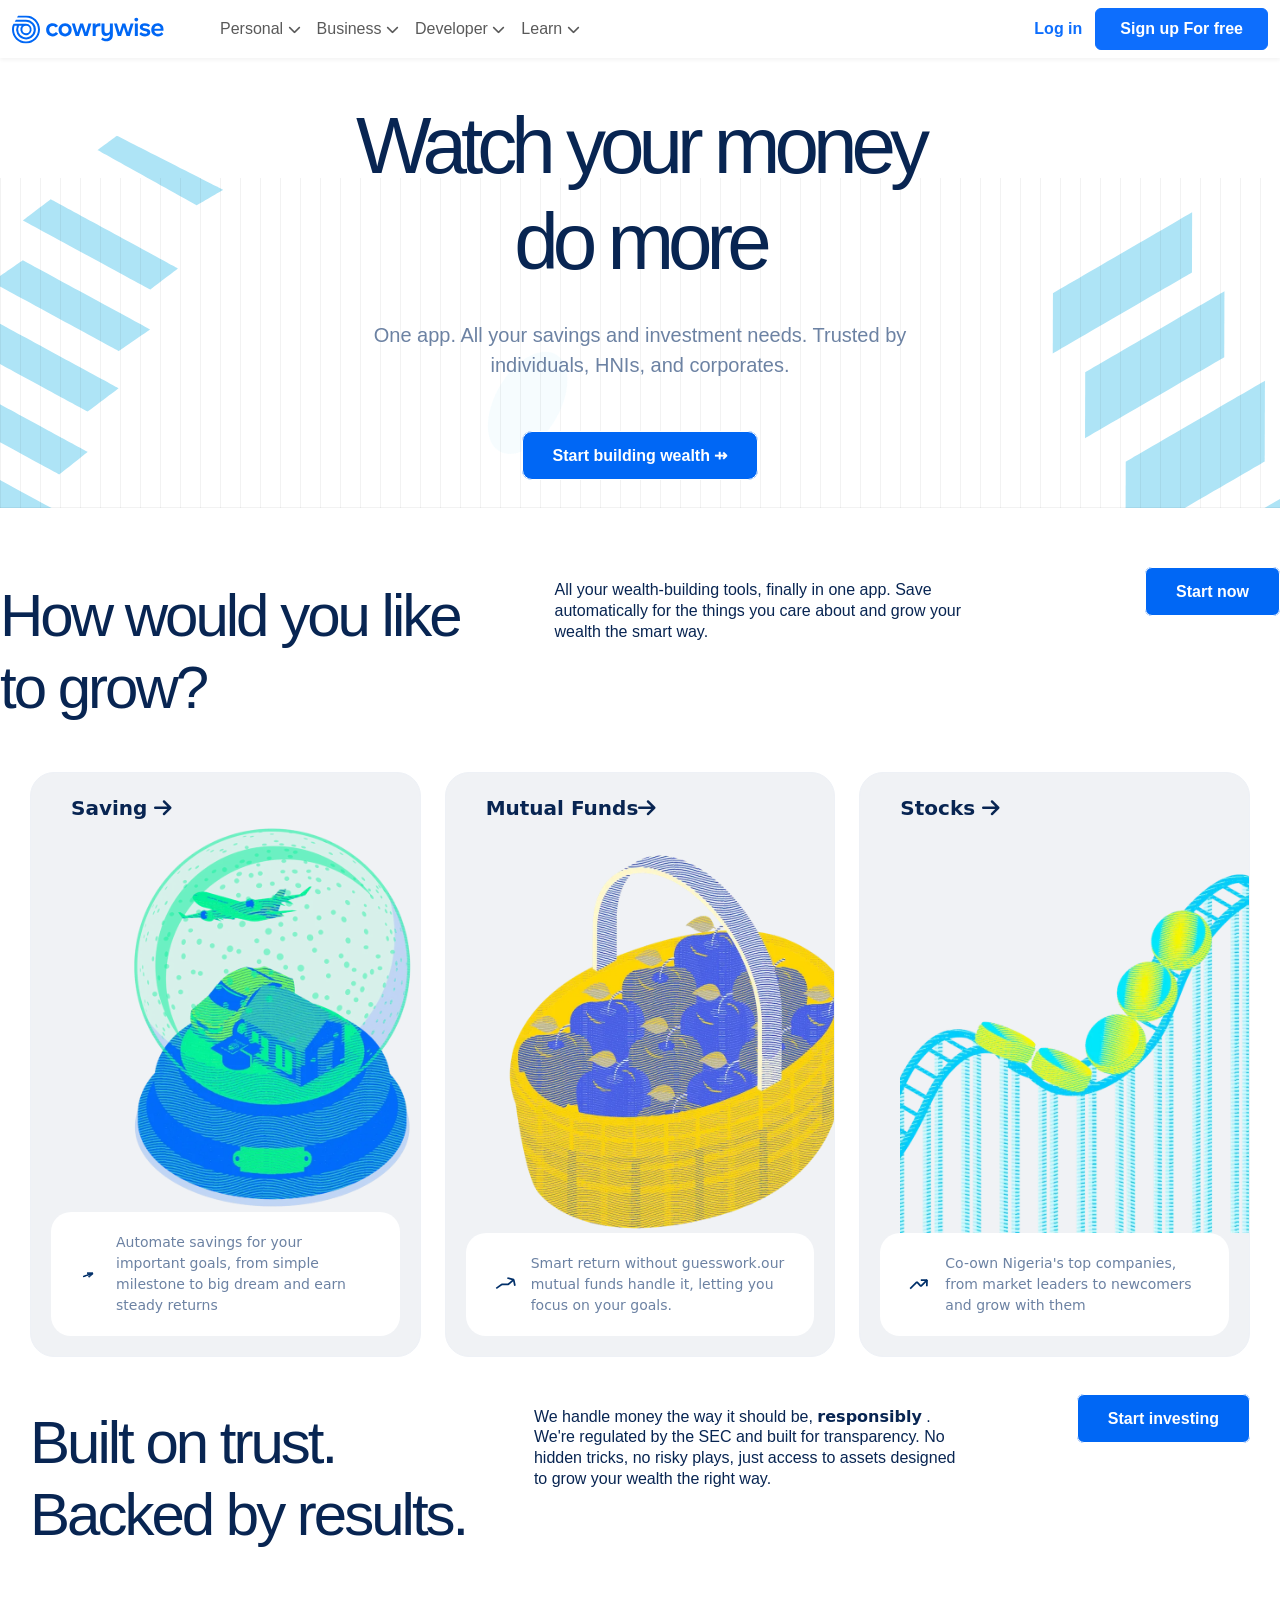
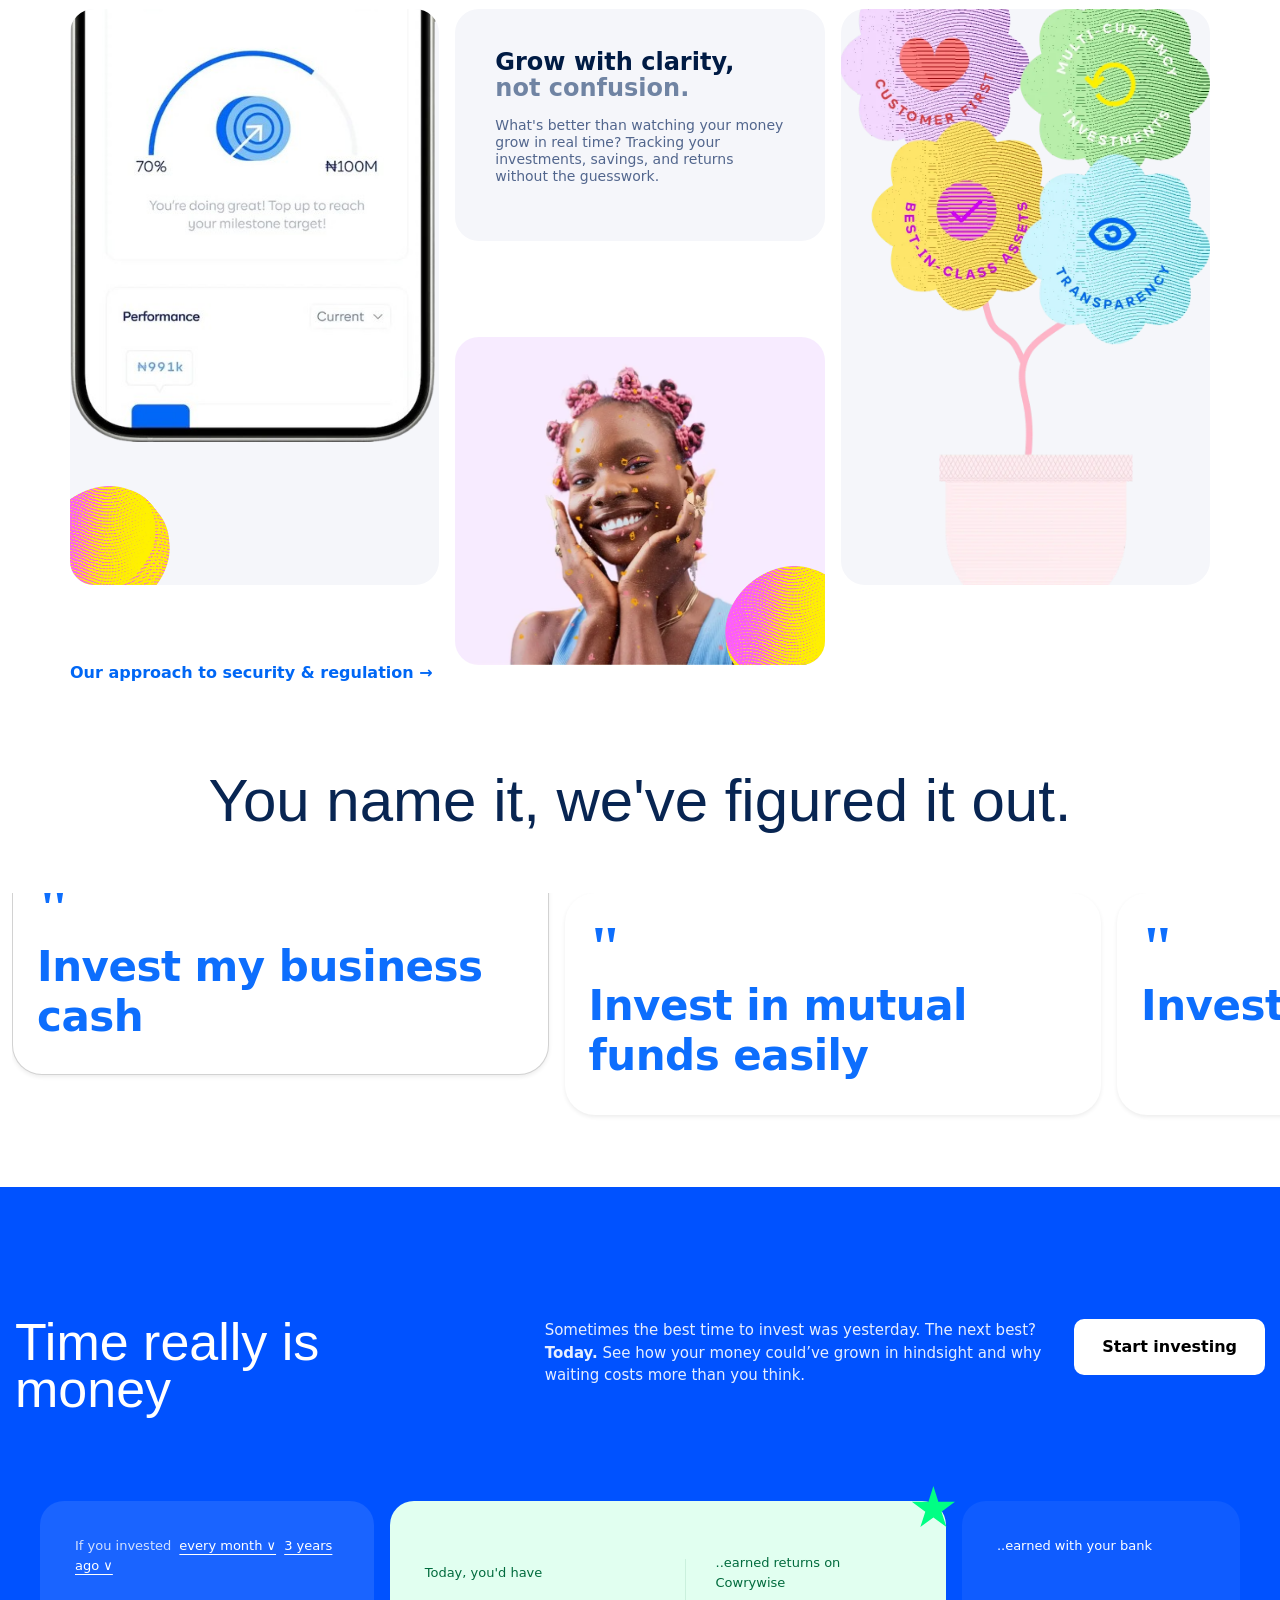
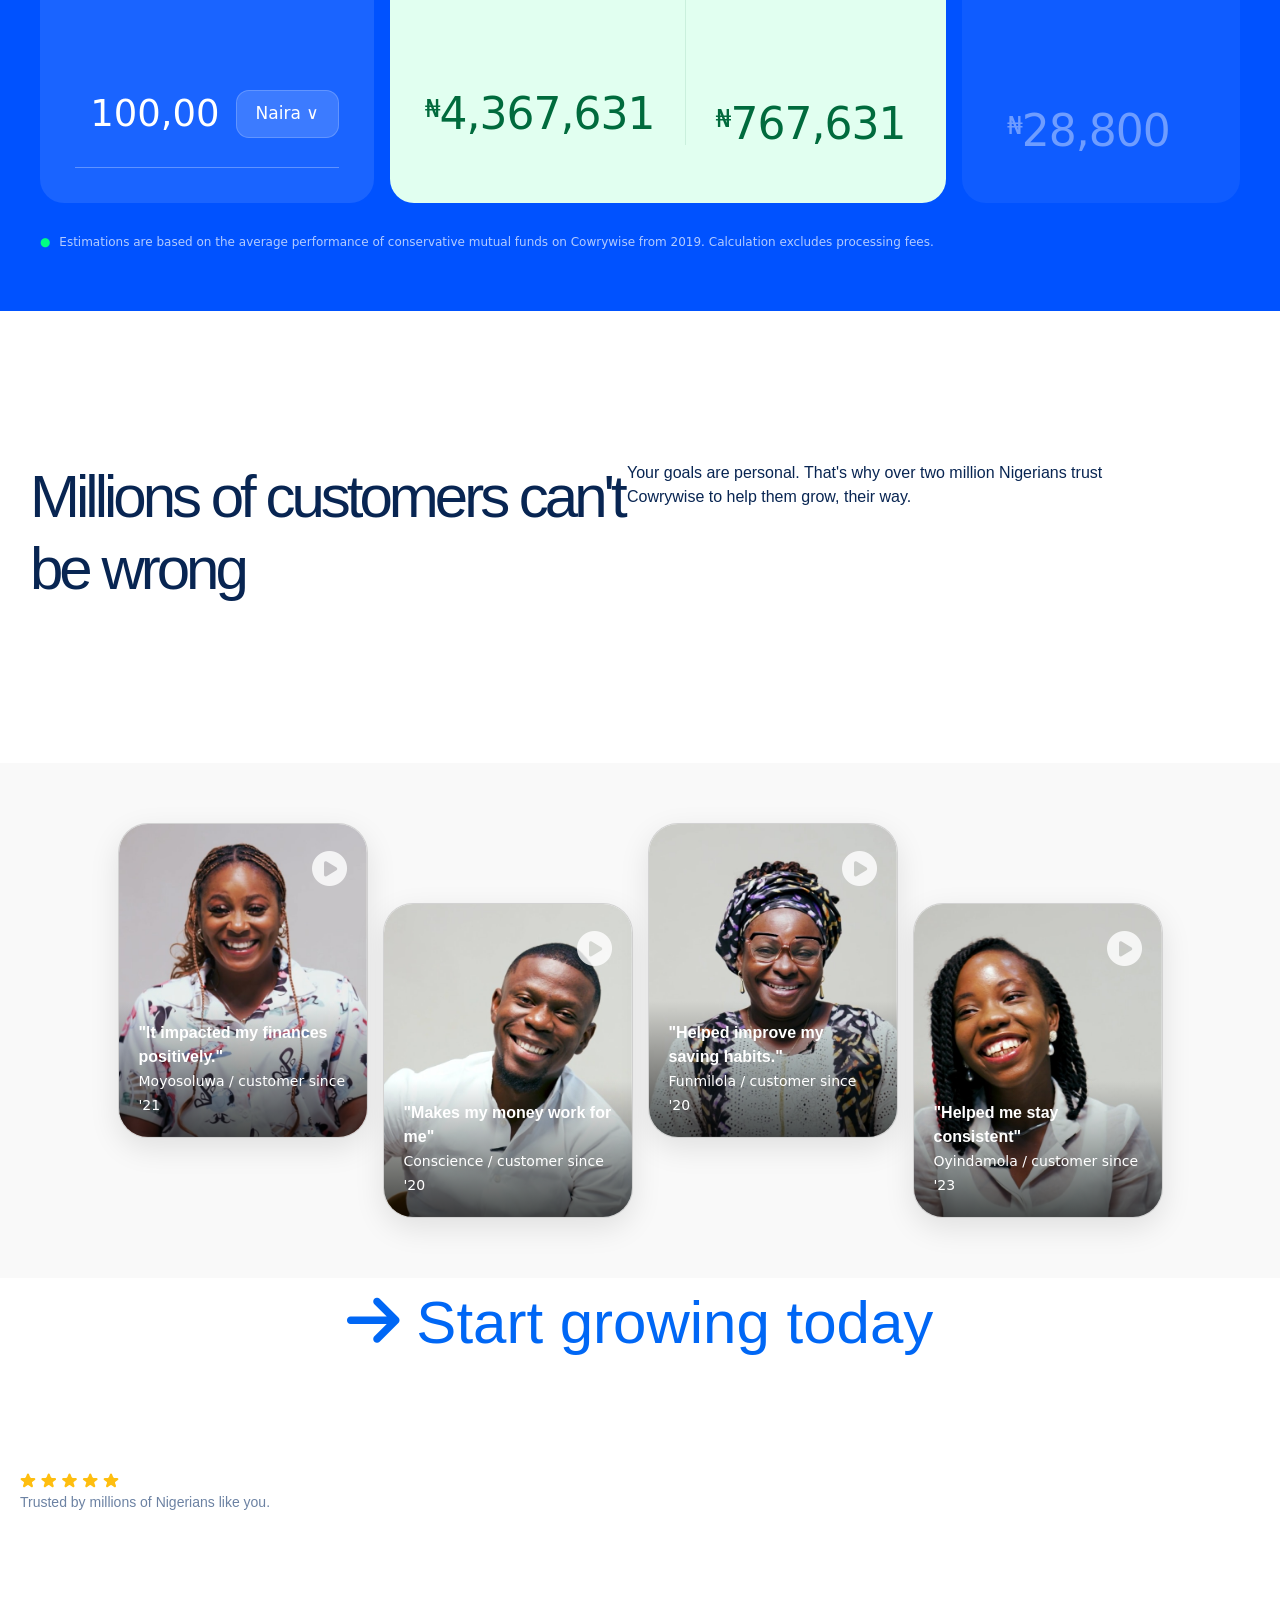
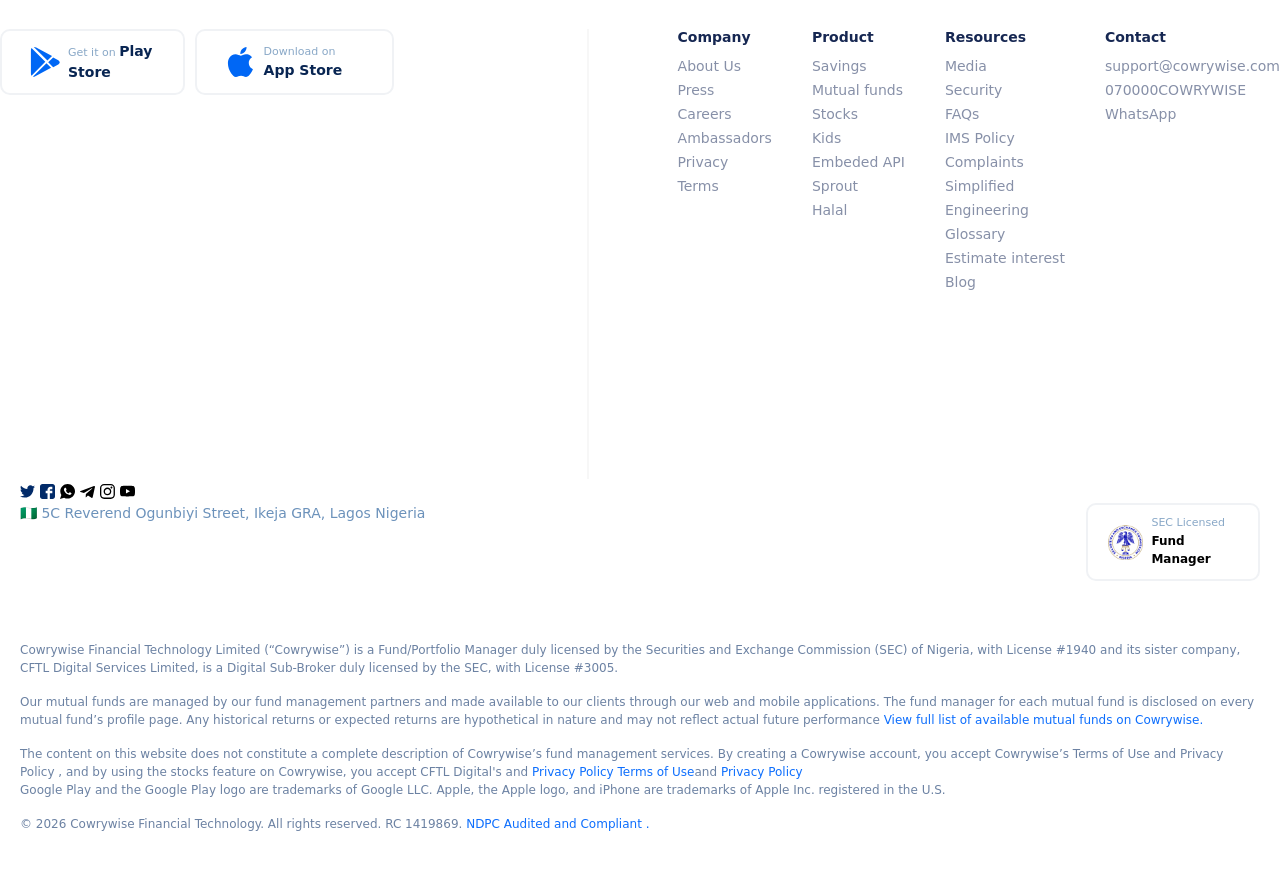
<file: index.html>
<!DOCTYPE html>
<html lang="en">

<head>
    <meta charset="UTF-8">
    <meta name="viewport" content="width=device-width, initial-scale=1.0">
    <title>Cowrywise</title>
    <link rel="icon" type="image" href="./cowry.webp">
    <link rel="stylesheet" href="./style.css">
    <link rel="stylesheet" href="./responsiveness.css">
    <link href="https://cdn.jsdelivr.net/npm/bootstrap@5.3.8/dist/css/bootstrap.min.css" rel="stylesheet"
        integrity="sha384-sRIl4kxILFvY47J16cr9ZwB07vP4J8+LH7qKQnuqkuIAvNWLzeN8tE5YBujZqJLB" crossorigin="anonymous">
    <link rel="stylesheet" href="https://cdnjs.cloudflare.com/ajax/libs/font-awesome/6.5.1/css/all.min.css">
</head>

<body>
    <nav class="navbar navbar-expand-lg bg-white" style="position: sticky;">
        <div class="container-fluid links">
            <div class="pe-5">
                <img src="./download (19).svg" alt="">
            </div>
            <button class="navbar-toggler shadow-none border-0" type="button" data-bs-toggle="collapse"
                data-bs-target="#navbarScroll" aria-controls="navbarScroll" aria-expanded="false"
                aria-label="Toggle navigation">
                <span> <i class="fa-solid fa-grip-lines"></i></span>

            </button>
            <div class="collapse navbar-collapse" id="navbarScroll">
                <ul class="navbar-nav me-auto my-2 my-lg-0 navbar-nav-scroll" style="--bs-scroll-height: 100px;">
                    <li class="nav-item dropdown">
                        <a class="nav-link" href="#" role="button" data-bs-toggle="dropdown" aria-expanded="true">
                            Personal <i style="font-size: 13px;" class="fa-solid fa-chevron-down arrow"></i>
                        </a>
                        <ul class="dropdown-menu">
                            <li><a class="dropdown-item" href="#">Action</a></li>
                            <li><a class="dropdown-item" href="#">Another action</a></li>
                            <li>
                                <hr class="dropdown-divider">
                            </li>
                            <li><a class="dropdown-item" href="#">Something else here</a></li>
                        </ul>

                    </li>

                    <li class="nav-item dropdown">
                        <a class="nav-link" href="#" role="button" data-bs-toggle="dropdown" aria-expanded="true">
                            Business <i style="font-size: 13px;" class="fa-solid fa-chevron-down arrow"></i>
                        </a>
                        <ul class="dropdown-menu">
                            <li><a class="dropdown-item" href="#">Action</a></li>
                            <li><a class="dropdown-item" href="#">Another action</a></li>
                            <li>
                                <hr class="dropdown-divider">
                            </li>
                            <li><a class="dropdown-item" href="#">Something else here</a></li>
                        </ul>
                    </li>

                    <li class="nav-item dropdown">
                        <a class="nav-link " href="#" role="button" data-bs-toggle="dropdown" aria-expanded="true">
                            Developer <i style="font-size: 13px;" class="fa-solid fa-chevron-down arrow"></i>
                        </a>
                        <ul class="dropdown-menu">
                            <li><a class="dropdown-item" href="#">Action</a></li>
                            <li><a class="dropdown-item" href="#">Another action</a></li>
                            <li>
                                <hr class="dropdown-divider">
                            </li>
                            <li><a class="dropdown-item" href="#">Something else here</a></li>
                        </ul>
                    </li>
                    <li class="nav-item dropdown">
                        <a class="nav-link " href="#" role="button" data-bs-toggle="dropdown" aria-expanded="true">
                            Learn <i style="font-size: 13px;" class="fa-solid fa-chevron-down arrow"></i>
                        </a>
                        <ul class="dropdown-menu">
                            <li><a class="dropdown-item" href="#">Action</a></li>
                            <li><a class="dropdown-item" href="#">Another action</a></li>
                            <li>
                                <hr class="dropdown-divider">
                            </li>
                            <li><a class="dropdown-item" href="#">Something else here</a></li>
                        </ul>
                    </li>
                </ul>
                <a href="./login.html"><button class="btn text-primary fw-bold btn1 " type="submit">Log in</button></a>
                <button class="btn btn-outline-primary bg-primary text-white fw-bold btn2 px-4 py-2" type="submit">
                    <a style="color: white; text-decoration: none;" href="./signup.html">Sign up For
                        free</a>
                </button>
            </div>
        </div>
    </nav>

    <div class="hero">
        <div class="lines"></div>
        <div class="text">
            <h1>Watch your money do more</h1>
            <p>One app. All your savings and investment needs. Trusted by individuals, HNIs, and corporates.</p> <br>
            <br>
            <a href=""
                style="color: white;text-decoration: none;background-color: #0067f5;font-family: Arial, Helvetica, sans-serif;font-size: 16px;border: 1px solid;padding: 15px 30px;border-radius: 10px;font-weight: 600;">Start
                building wealth ⇸</a>
        </div>

    </div> <br> <br> <br>

    <section class="home-section">
        <div class="flex-section-1">
            <h1 class="paragraph1">How would you like to grow?</h1>
            <p>All your wealth-building tools, finally in one app. Save automatically for the things you care about and
                grow your wealth the smart way.</p>
            <div>
                <a href=""
                    style="color: white;text-decoration: none;background-color: #0067f5;font-family: Arial, Helvetica, sans-serif;font-size: 16px;border: 1px solid;padding: 15px 30px;border-radius: 7px;font-weight: 600;">Start
                    now</a>
            </div>
        </div>
        <div class="product-row">
            <div class="product-card savings-card">
                <a href="#">
                    <p class="cta-text">Saving <i class="fa-solid fa-arrow-right"></i></p>
                    <img class="product-illustration" src="./imageye___-_imgi_1_home-product-savings.webp"
                        alt="Savings">
                    <div class="product-footer">
                        <img src="./download (34).svg" alt="">
                        <p>Automate savings for your important goals, from simple milestone to big dream and earn steady
                            returns</p>
                    </div>
                </a>
            </div>
            <div class="product-card investment-card">
                <a href="#">
                    <p class="cta-text">Mutual Funds<i class="fa-solid fa-arrow-right"></i></p>
                    <img class="product-illustration" src="./imageye___-_imgi_2_home-product-mutual-funds.webp"
                        alt="Mutual Funds">
                    <div class="product-footer">
                        <img src="./download (35).svg" alt="">
                        <p>Smart return without guesswork.our mutual funds handle it, letting you <br> focus on your
                            goals.</p>
                    </div>
                </a>
            </div>
            <div class="product-card stocks-card">
                <a href="#">
                    <p class="cta-text">Stocks <i class="fa-solid fa-arrow-right"></i></p>
                    <img class="product-illustration" src="./imageye___-_imgi_3_home-product-stocks.webp" alt="Stocks">
                    <div class="product-footer">
                        <img src="./download (36).svg" alt="">
                        <p>Co-own Nigeria's top companies, from market leaders to newcomers and grow with them</p>
                    </div>
                </a>
            </div>
        </div>
    </section>


    <section class="home-section">
        <div class="flex-section-2">
            <h1>Built on trust.
                Backed by results.</h1>
            <p>We handle money the way it should be, <b>responsibly</b> . We're regulated by the SEC and built for
                transparency. No hidden tricks, no risky plays, just access to assets designed to grow your wealth the
                right way.</p>
            <div class="flex-section-2-button-wrapper">
                <a href=""
                    style="color: white;text-decoration: none;background-color: #0067f5;font-family: Arial, Helvetica, sans-serif;font-size: 16px;border: 1px solid;padding: 15px 30px;border-radius: 7px;font-weight: 600;">Start
                    investing</a>
            </div>
        </div>

        <!-- <div class="box-all" style="background-color: #f5f6fa;box-sizing: border-box;width: 32%; height: 107vh;display: flex;">
            <div>
                 <img style="width: 90%;;" src="./imageye___-_imgi_4_cowrywise-app-screen-home-2025-removebg-preview.png" alt="">
            </div>
        </div> -->

        <div class="bento-container">

            <div class="card phone-card row-2" style="background-color: #f5f6fa; border: none; border-radius: 24px;">
                <img src="./imageye___-_imgi_4_cowrywise-app-screen-home-2025-removebg-preview.png" alt="Phone Mockup"
                    class="full-img">
                <div class="coin-wrapper" style="bottom: -30px; left: -30px;">
                    <img src="./imageye___-_imgi_5_s-coin-2.webp" alt="Coin" class="coin-animation">
                </div>
            </div>

            <div class="middle-stack" style="display: flex; flex-direction: column; ">
                <div class="card text-card" style="background-color: #f5f6fa; border: none; border-radius: 24px;">
                    <h2 style="font-size: 24px;">Grow with clarity, <br><span>not confusion.</span></h2>
                    <p style="font-size: 14px;line-height: 1.2; margin-top: auto;">What's better than watching your
                        money grow in real
                        time? Tracking your investments, savings, and
                        returns without the guesswork.</p>
                </div>
                <div class="card person-card"
                    style="background-color: #f5f6fa; border: none; border-radius: 24px; flex: 1; position: relative; min-height: 0; overflow: hidden;">
                    <img src="./imageye___-_imgi_6_girl-face-model.webp" alt="Person Smiling" class="full-img"
                        style="height: 100%; width: 100%; object-fit: cover; display: block;">
                    <div class="coin-wrapper" style="bottom: -30px; right: -30px;">
                        <img src="./imageye___-_imgi_5_s-coin-2.webp" alt="Coin" class="coin-animation">
                    </div>
                </div>
            </div>

            <div class="card row-2" style="background-color: #f5f6fa; border: none; border-radius: 24px;">
                <img src="./imageye___-_imgi_7_flowers.webp" alt="Flower Illustration" class="full-img">
            </div>
            <div class="security-link-wrapper">
                <a href="#" class="security-link" style="color: #0067f5; text-decoration: none; font-weight: 600;">Our
                    approach to security & regulation →</a>
            </div>
        </div>

        <div>

            <div class="header">
                <h1 style="font-size: 60px; font-family: Arial, Helvetica, sans-serif; color: #082552; text-align: center;">
                You name it,  we've figured it out.</h1>
            </div>
           
           <div class="name d-lg-none">
             <h1 style="font-size: 60px; font-family: Arial, Helvetica, sans-serif; color: #082552; text-align: center;">
                You name it, <br> we've figured it out.</h1>
           </div>


            <div class="container-fluid py-5 overflow-hidden ">
                <div class="d-flex flex-nowrap overflow-auto pb-4 gap-3 custom-scrollbar ">

                    <div class="card cowry-card border-1 shadow-sm p-4 flex-shrink-0 scroll-card">
                        <div style="font-weight: bolder; font-size: 60px;" class="quote-icon mb-1">"</div>
                        <h3 style="font-size: 42px;" class="card-title fw-bold text-primary">Invest my business <br>
                            cash</h3>
                    </div>

                    <div
                        class="card12 cowry-card border-1 shadow-sm p-4 flex-shrink-0 scroll-card">
                        <div style="font-weight: bolder; font-size: 60px;" class="quote-icon mb-1">"</div>
                        <h3 style="font-size: 42px;" class="card-title fw-bold text-primary">Invest in mutual <br> funds
                            easily</h3>
                    </div>

                    <div
                        class="card12 cowry-card border-1 shadow-sm p-4 flex-shrink-0 scroll-card">
                        <div style="font-weight: bolder; font-size: 60px;" class="quote-icon mb-1">"</div>
                        <h3 style="font-size: 42px;" class="card-title fw-bold text-primary">Invest in Stocks</h3>
                    </div>

                    <div
                        class="card12 cowry-card border-1 shadow-sm p-4 flex-shrink-0 scroll-card">
                        <div style="font-weight: bolder; font-size: 60px;" class="quote-icon mb-1">"</div>
                        <h3 style="font-size: 42px;" class="card-title fw-bold text-primary">Get better returns <br> on
                            money</h3>
                    </div>

                    <div
                        class="card12 cowry-card border-1 shadow-sm p-4 flex-shrink-0 scroll-card">
                        <div style="font-weight: bolder; font-size: 60px;" class="quote-icon mb-1">"</div>
                        <h3 style="font-size: 42px;" class="card-title fw-bold text-primary">Access Naira & <br> USD
                            Investment</h3>
                    </div>

                    <div
                        class="card12 cowry-card border-1 shadow-sm p-4 flex-shrink-0 scroll-card">
                        <div style="font-weight: bolder; font-size: 60px;" class="quote-icon mb-1">"</div>
                        <h3 style="font-size: 42px;" class="card-title fw-bold text-primary">Automate and build <br> my
                            savings</h3>
                    </div>

                    <!-- <div style="width: 34%;height: 40vh;" class="card cowry-card border-1 shadow-sm p-4 flex-shrink-0">
                        <div style="font-weight: bolder; font-size: 60px;" class="quote-icon mb-1">"</div>
                        <h3 style="font-size: 42px;" class="card-title fw-bold text-primary">Invest my business <br> cash</h3>
                    </div>

                    <div style="width: 34%;height: 40vh;" class="card cowry-card border-1 shadow-sm p-4 flex-shrink-0">
                        <div style="font-weight: bolder; font-size: 60px;" class="quote-icon mb-1">"</div>
                        <h3 style="font-size: 42px;" class="card-title fw-bold text-primary">Invest my business <br> cash</h3>
                    </div> -->

                    <!-- <div class="card cowry-card border-1 shadow-sm p-4 flex-shrink-0">
                        <div class="quote-icon mb-3">"</div>
                        <h3 class="card-title fw-bold text-primary">Invest in mutual <br> funds easily</h3>
                    </div> -->
                    <!-- 
                    <div class="card cowry-card border-1 shadow-sm p-4 flex-shrink-0">
                        <div class="quote-icon mb-3">"</div>
                        <h3 class="card-title fw-bold text-primary">Invest in Stocks</h3>
                    </div>

                    <div class="card cowry-card border-1 shadow-sm p-4 flex-shrink-0">
                        <div class="quote-icon mb-3">"</div>
                        <h3 class="card-title fw-bold text-primary">Get better returns <br> on money</h3>
                    </div> -->


                    <!-- <div class="card cowry-card border-1 shadow-sm p-4 flex-shrink-0">
                        <div class="quote-icon mb-3">"</div>
                        <h3 class="card-title fw-bold text-primary">Invest in my bussiness <br> cash</h3>
                    </div>


                    <div class="card cowry-card border-1 shadow-sm p-4 flex-shrink-0">
                        <div class="quote-icon mb-3">"</div>
                        <h3 class="card-title fw-bold text-primary">Access Naira & <br> USD Investment</h3>
                    </div>

                    <div class="card cowry-card border-1 shadow-sm p-4 flex-shrink-0 ">
                        <div class="quote-icon mb-3">"</div>
                        <h3 class="card-title fw-bold text-primary">Automate and build <br> my savings</h3>
                    </div> -->
                </div>
            </div>
        </div>



    </section>

    <section class="investment-calc-section">
        <div class="header-container"> <br> <br> <br>
            <div class="header-main">
                <h1 style="font-size: 52px;font-family: sans-serif;" class="main-title">Time really is <br> money</h1>
                <div class="header-desc d-flex  gap-5 header-desc-calc">
                    <p style="font-size: 15px;">Sometimes the best time to invest was yesterday. The next best?
                        <strong>Today.</strong> See how your money could’ve grown in hindsight and why waiting costs
                        more than you think.
                    </p>
                </div>
                <div class="btn-start">
                    <button class="btn-invest">Start investing</button>
                </div>
            </div>
        </div> <br> <br>

        <div class="cards-layout">

            <div class="calc-card input-card">
                <div class="calc-top-text">
                    If you invested <span class="dropdown-link">every month ∨</span> <span class="dropdown-link">3 years
                        ago ∨</span>
                </div> <br> <br> <br> <br>
                <div class="input-display">
                    <input type="text" value="100,000" readonly>
                    <div class="currency-pill">Naira ∨</div>
                </div>
            </div>

            <div class="calc-card highlight-card">
                <div class="star-badge"></div>
                <div class="result-split">
                    <div class="result-box">
                        <p class="tiny-label">Today, you'd have</p> <br> <br> <br> <br>
                        <h2 style="font-weight: 400;" class="big-number"><sup style="font-size: 25px;">₦</sup>4,367,631
                        </h2>
                    </div>
                    <div class="vertical-line"></div>
                    <div class="result-box">
                        <p class="tiny-label">..earned returns on Cowrywise</p> <br> <br> <br><br>
                        <h2 style="font-weight: 400;" class="big-number"><sup style="font-size: 25px;">₦</sup>767,631
                        </h2>
                    </div>
                </div>
            </div>

            <div class="calc-card bank-comparison">
                <p class="tiny-label">..earned with your bank</p>
                <h2 style="font-weight: 450;margin: 10px;" class="big-number muted-text"><sup
                        style="font-size: 25px;">₦</sup>28,800</h2>
            </div>
        </div>

        <div class="bottom-disclaimer">
            <span class="dot-icon">●</span> Estimations are based on the average performance of conservative mutual
            funds on Cowrywise from 2019. Calculation excludes processing fees.
        </div>
    </section>

    <div class="testimonial-section-container">
        <div style="display: flex;justify-content: space-between;  padding: 150px 30px;">
            <h1
                style="font-family: Arial, Helvetica, sans-serif;font-size: 60px;font-weight: 400;color: #082552;letter-spacing: -4px;width: 60%;">
                Millions of customers can't be wrong</h1>
            <div>
                <p
                    style="font-size: 16px;font-weight: 400;font-family: Arial, Helvetica, sans-serif;color: #082552;width: 80%;">
                    Your goals are personal. That's why over two million Nigerians trust Cowrywise to help them grow,
                    their way.</p>
            </div>
        </div>

        <div class="testimonial-grid">
            <div class="card sam" style="border-radius: 30px;">
                <a href="https://youtu.be/wzNzLAhTPqo" target="_blank" class="play-link">
                    <i class="fa-solid fa-circle-play"></i>
                </a>
                <img src="./imageye___-_imgi_8_moyosoluwa.jpg" alt="Moyosoluwa">
                <div class="overlay">"It impacted my finances positively." <br><span
                        style="font-size: 14px;font-weight: 350;">Moyosoluwa / customer since '21</span> </div>
            </div>
            <div class="card sam" style="border-radius: 30px;">
                <a href=" https://youtu.be/oWvvAjLY60M" target="_blank" class="play-link">
                    <i class="fa-solid fa-circle-play"></i>
                </a>
                <img src="./imageye___-_imgi_9_conscience.jpg" alt="Conscience">
                <div class="overlay">"Makes my money work for me" <br><span
                        style="font-size: 14px;font-weight: 350;">Conscience / customer since '20</span> </div>
            </div>
            <div class="card sam" style="border-radius: 30px;">
                <a href="https://youtu.be/hgXtchOhWtw" target="_blank" class="play-link">
                    <i class="fa-solid fa-circle-play"></i>
                </a>
                <img src="./imageye___-_imgi_10_funmilola.jpg" alt="Funmilola">
                <div class="overlay">"Helped improve my saving habits." <br><span
                        style="font-size: 14px;font-weight: 350;">Funmilola / customer since '20</span> </div>
            </div>
            <div class="card sam" style="border-radius: 30px;">
                <a href="https://youtu.be/szVZb3kOXdI" target="_blank" class="play-link">
                    <i class="fa-solid fa-circle-play"></i>
                </a>
                <img src="./imageye___-_imgi_11_oyindamola.jpg" alt="Oyindamola">
                <div class="overlay">"Helped me stay consistent" <br><span
                        style="font-size: 14px;font-weight: 350;">Oyindamola / customer since '23</span> </div>
            </div>
        </div>
    </div>
 

    <div class="cta-bottom" style="text-align: center;">
        <a style="text-decoration: none;font-size: 60px;font-family: Arial, Helvetica, sans-serif;color: #0067f5;"
            href=""><i class="fa-solid fa-arrow-right"></i> Start growing today</a>
    </div>


    <div class="footer-top-padding" style="color: #6c82a3; padding: 100px 20px;"> 

                <img style="width: 8%;" src="./download (38).svg" alt="">
                <p style="font-size: 14px;font-family: Arial, Helvetica, sans-serif;">Trusted by millions of Nigerians
                    like you.</p>
            </div>
            <div style="display: flex;justify-content: space-between;">
                <div>
                    <div style="display: flex; gap: 10px;">
                        <a style="display: flex; align-items: center; border: 2px solid #f0f2f5; width: 37%; text-decoration: none; padding: 10px 28px; color: black; font-weight: 500; border-radius: 10px;background-color: #ffffff;"
                            href="">
                            <img src="./download (39).svg" alt="" style="margin-right: 8px;">
                            <p style="margin: 0px; font-size: 11px;color: #89a8c7;">Get it on <b
                                    style="font-size: 14px;color: #082552;">Play Store</b></p>
                        </a>

                        <a style="display: flex; align-items: center; border: 2px solid #f0f2f5; width: 40%; text-decoration: none; padding: 10px 29px; color: black; font-weight: 500; border-radius: 10px;background-color: #ffffff;"
                            href="">
                            <img src="./download (40).svg" alt="" style="width: 35px; margin-right: 8px;">
                            <p style="margin: 0; font-size: 11px;color: #89a8c7;">Download on <b
                                    style="font-size: 14px;color: #082552;">App Store</b></p>
                        </a>
                    </div>
                </div>

                <hr class="vertical-line2">

                <div class="link-section">
                    <div class="links-footer">
                        <h1 style="font-size: 14px;color: #162752;font-weight: bolder;">Company</h1>
                        <a href="">About Us</a> <br>
                        <a href="">Press</a> <br>
                        <a href="">Careers</a> <br>
                        <a href="">Ambassadors</a> <br>
                        <a href="">Privacy</a> <br>
                        <a href="">Terms</a>
                    </div>

                    <div>
                        <h1 style="font-size: 14px;color: #162752;font-weight: bolder;">Product</h1>
                        <a href="">Savings</a> <br>
                        <a href="">Mutual funds</a> <br>
                        <a href="">Stocks</a> <br>
                        <a href="">Kids</a> <br>
                        <a href="">Embeded API</a> <br>
                        <a href="">Sprout</a> <br>
                        <a href="">Halal</a>
                    </div>

                    <div>
                        <h1 style="font-size: 14px;color: #162752;font-weight: bolder;">Resources</h1>
                        <a href="">Media</a><br>
                        <a href="">Security</a> <br>
                        <a href="">FAQs</a> <br>
                        <a href="">IMS Policy</a> <br>
                        <a href="">Complaints</a><br>
                        <a href="">Simplified</a> <br>
                        <a href="">Engineering</a> <br>
                        <a href="">Glossary</a> <br>
                        <a href="">Estimate interest</a> <br>
                        <a href="">Blog</a>
                    </div>

                    <div>
                        <h1 style="font-size: 14px;color: #162752;font-weight: bolder;">Contact</h1>
                        <a href="">support@cowrywise.com</a><br>
                        <a href="">070000COWRYWISE</a> <br>
                        <a href="">WhatsApp</a>
                    </div>
                </div>
            </div>
        </div>
        <div style="margin: 0px 20px;">
            <img width="15" src="./download (41).svg" alt="">
            <img width="15" src="./download (42).svg" alt="">
            <img width="15" src="./download (43).svg" alt="">
            <img width="15" src="./download (46).svg" alt="">
            <img width="15" src="./download (44).svg" alt="">
            <img width="15" src="./download (45).svg" alt="">
        </div>
    </div>

    <div>




        <div style="display: flex; justify-content: space-between;margin: 0px 20px; ">
            <p style="color: #6c92bb;font-size: 14px;">🇳🇬 5C Reverend Ogunbiyi Street, Ikeja GRA, Lagos Nigeria</p>

            <!-- <div style="box-sizing: border-box;width: 20%;height: 5vh; border: 1px solid red;">
                <img width="40" src="./imageye___-_imgi_1_sec-logo.uViKvy1J.png" alt="">
                <span style="font-size: 12px;color: #6c92bb;">SEC-licensed</span> 
                <span style="font-size: 12px;"> <b>Fund Manager</b></span>
            </div> -->

            <a style="display: flex; align-items: center; border: 2px solid #f0f2f5; width: 14%; text-decoration: none; padding: 10px 20px; color: black; font-weight: 500; border-radius: 10px;background-color: #ffffff;"
                href="">
                <img src="./imageye___-_imgi_1_sec-logo.uViKvy1J.png" alt="" style="width: 35px; margin-right: 8px;">
                <p style="margin: 0; font-size: 11px;color: #89a8c7;">SEC Licensed <b
                        style="font-size: 12px;color: black;">Fund Manager</b></p>
            </a>
        </div>

        <div style="margin: 60px 20px ; font-size: 12px;color: #6c82a3;">
            <p>Cowrywise Financial Technology Limited (“Cowrywise”) is a Fund/Portfolio Manager duly licensed by the
                Securities and Exchange Commission (SEC) of Nigeria, with License #1940 and its sister company, CFTL
                Digital Services Limited, is a Digital Sub-Broker duly licensed by the SEC, with License #3005.

            </p>
            <p>Our mutual funds are managed by our fund management partners and made available to our clients through
                our web and mobile applications. The fund manager for each mutual fund is disclosed on every mutual
                fund’s profile page. Any historical returns or expected returns are hypothetical in nature and may not
                reflect actual future performance

                <a style="text-decoration: none;" href="">View full list of available mutual funds on Cowrywise.</a>
            </p>
            <span>The content on this website does not constitute a complete description of Cowrywise’s fund management
                services. By creating a Cowrywise account, you accept Cowrywise’s Terms of Use and Privacy Policy , and
                by using the stocks feature on Cowrywise, you accept CFTL Digital's<a href="Terms of use"></a> and <a
                    href="" style="text-decoration: none;">Privacy Policy</a> <a href=""
                    style="text-decoration: none;">Terms of Use</a>and <a href="" style="text-decoration: none;">Privacy
                    Policy</a></span>
            <p>Google Play and the Google Play logo are trademarks of Google LLC. Apple, the Apple logo, and iPhone are
                trademarks of Apple Inc. registered in the U.S.</p>
            <p>© 2026 Cowrywise Financial Technology. All rights reserved. RC 1419869. <a href=""
                    style="text-decoration: none;"> NDPC Audited and
                    Compliant .</a></p>

        </div>
    </div>



    <!-- <br> <br>
    <div>
        <div style="box-sizing: border-box;width: 100%;height:120vh;background-color: #004fff;">
            <div class="blue-section" style="display: flex;justify-content: space-between; padding: 90px 30px;">
                <h1 style="color: white; font-size: 50px;width: 30%;">Time really is money</h1>
                <p style="font-size: 14px;color: white;width: 38%;font-weight: 500;">Sometimes the best time to invest
                    was yesterday. The next best? Today. See how your money could’ve grown in hindsight and why waiting
                    costs more than you think.</p>
                <div>
                    <button
                        style="color: black;background-color: white;padding: 12px 24px;border: none;border-radius: 10px;font-weight: 500;font-size: 16px;">Start
                        investing</button>
                </div>
            </div>

            <div style="padding: 0px 30px;display: flex;justify-content: space-between;">
                <div
                    style="box-sizing: border-box; width: 30%;height: 43vh;background-color: #0067f5;border-radius: 15px;">
                    <span style="display: flex;">
                        <p style="color: white;">if you invested</p>
                        <select style="text-decoration: underline;background-color: transparent;border: none;" name="" id="">
                            <option value="">every month</option>
                        </select>
                        <select name="" id="">
                            <option value="">3 years ago</option>
                        </select>
                    </span>
                </div>

                <div
                    style="box-sizing: border-box; width: 40%;height: 43vh;background-color: #d6ffeb;border-radius: 15px;">

                </div>
                <div
                    style="box-sizing: border-box; width: 25%;height: 43vh;background-color: #0067f5;border-radius: 15px;">

                </div>

                <p></p>

            </div>
            <div style="margin: 30px 30px;">
                <span style="font-size: 12px;color: #57b3ff;"><img style="width: 1.3%;" src="./download (37).svg"
                        alt=""> Estimations are based on the average performance of conservative mutual funds on
                    Cowrywise from 2019. Calculation excludes processing fees.</span>
            </div>
        </div> -->





    <script src="https://cdn.jsdelivr.net/npm/bootstrap@5.3.8/dist/js/bootstrap.bundle.min.js"
        integrity="sha384-FKyoEForCGlyvwx9Hj09JcYn3nv7wiPVlz7YYwJrWVcXK/BmnVDxM+D2scQbITxI"
        crossorigin="anonymous"></script>
</body>

</html>
</file>
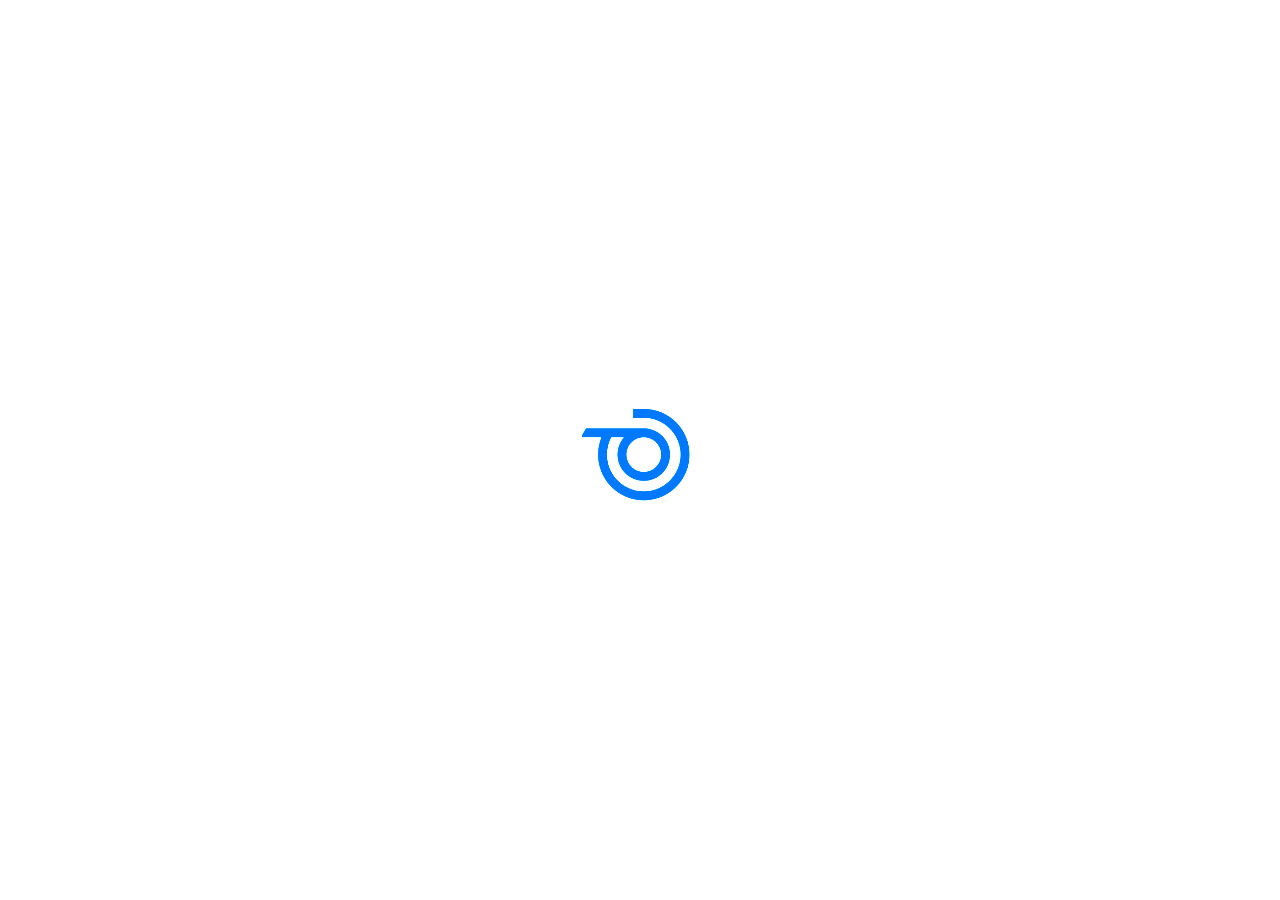
<file: loader.html>
<!DOCTYPE html>
<html lang="en">
<head>
    <meta charset="UTF-8">
    <meta name="viewport" content="width=device-width, initial-scale=1.0">
    <title>Loading...</title>
    <link rel="icon" href="./cowry.webp">
    <style>
        body {
            margin: 0;
            padding: 0;
            height: 100vh;
            display: flex;
            justify-content: center;
            align-items: center;
            background-color: #ffffff; /* Make the background completely white */
        }
        
        img {
            width: 250px; /* Make the spinner bigger */
            filter: brightness(1.2) contrast(1.2); /* Bleach any light gray background to pure white */
            mix-blend-mode: multiply; /* Make the pure white transparent so only the dark spinner remains */
        }
    </style>
</head>
<body>
    <img src="/gif-logo-loading.gif" alt="Loading...">
    
    <script>
        setTimeout(() => {
            const next = sessionStorage.getItem('nextPage') || 'dashboard.html';
            window.location.href = next;
        }, 3000); // 3 seconds delay
    </script>
</body>
</html>
</file>
<file: style.css>
* {
   margin: 0;
   padding: 0;
   font-family: system-ui, -apple-system, BlinkMacSystemFont, 'Segoe UI', Roboto, Oxygen, Ubuntu, Cantarell, 'Open Sans', 'Helvetica Neue', sans-serif;
   box-sizing: border-box;

}

.btn1 {
   font-size: 16px;
}

.btn2 {
   font-size: 16px;
}

.flex-section-1 {
    margin: 0 !important;
    padding: 0 !important;
    
}

.links a {
   font-size: 16px;
   font-family: sans-serif;
}

.links a:hover {
   color: black;
}

.navbar {
   position: sticky;
   top: 0;
   z-index: 1000;
   background-color: white !important;
   box-shadow: 0 2px 4px rgba(0,0,0,0.05);
}

.Log-in-logo {
  margin: 80px 65px;
}

.form-container {
   margin: 85px 65px;
}

.log-in-left h1 {
   font-size: 50px;
   font-weight: 700;
   color: #0a2e65;

}

.log-in-left h2 {
   font-size: 24.96px;
   font-weight: 700;
   color: #adbacd;
   margin-top: 10px;

}

.log-in-left span {
   color: #7287a8;
   font-size: 12.8px;
   font-weight: 400;

}


.log-in-left a {
   color: #0368f5;
   font-weight: 600;
   font-size: 12.8px;
   text-decoration: none;

}


.form-container {
   display: flex;
   justify-content: space-between;
}

.box {
   width: 50%;
   height: 80vh;
   /* border: 3px solid red; */
   border-radius: 20px;
   background-color: white;

}





.divider {
   margin: 0px auto;
   display: flex;
   gap: 10px;
   align-items: center;
   color: #7a8eb1;
   width: 100%;
}

.divider::before,
.divider::after {
   content: "";
   flex: 1;
   height: 1px;
   background: #d3dbe8;
}

.form input {
   padding: 15.2px 15.2px;
   border: 1px solid #f0f2f5;
   transition: all 0.3s ease;
   border-radius: 5px;
}

.form input:focus {
   border-color: #007bff;
   outline: none;
}

input::placeholder {
   font-size: 14px;
   font-family: sans-serif;
}

.form button {
   padding: 15.2px;
   background-color: #0066f5;
   color: white;
   font-size: 16px;
   font-weight: bold;
   font-family: Arial, Helvetica, sans-serif;
   border: none;
   border-radius: 8px;
}

.form a {
   font-family: Arial, Helvetica, sans-serif;
   font-size: 13px;
   text-decoration: none;
   color: #0066f5;
   font-weight: 550;
}

input:focus::placeholder {
   color: #cbd5e0;
}

.input-group {
   position: relative;
   width: 100%;
}

.input-group {
   position: relative;
   width: 100%;
}

#togglePassword {
   position: absolute;
   right: 140px;
   top: 76%;

   cursor: pointer;
   color: #7a8eb1;
}

.input-container, 
.input-container * {
    box-sizing: border-box;
}

 
.input-container {
    position: relative;
    margin-bottom: 25px;
    width: 100%; 
}

 
.input-container input {
    width: 100%;
    padding: 12px 10px;
    font-size: 16px;
    border: 1px solid #ccc;
    border-radius: 4px;
    outline: none;
    background: transparent;
    display: block;
}


.input-container label {
    position: absolute;
    top: 50%;
    left: 10px;
    transform: translateY(-50%);
    color: #999;
    font-size: 16px;
    pointer-events: none;  
    transition: 0.2s ease all;
    background-color: white; 
    padding: 0 4px;
}
.input-container input:focus + label,
.input-container input:not(:placeholder-shown) + label {
    top: 0;
    font-size: 12px;
    color: #2196F3;
    font-weight: bold;
}

.input-container input:focus {
    border: 2px solid #2196F3;
}

 

 
body {
   background-color: #f4f7fa;
}
 

.got-an-account1 span {
   font-size: 12.8px;
   color: #6c83a3;
   font-family: Arial, Helvetica, sans-serif;
}

.got-an-account1 a {
   font-size: 12.8px;
   color: #0368f5;
   font-weight: 600;
   text-decoration: none;
}

input {
   width: 100%;
   padding: 15.2px 15.2px;
   border: 2px solid #f0f2f5;
   transition: all 0.3s ease;
   border-radius: 5px;
}

.floating-wrapper {
  position: relative;
  margin-bottom: 20px;
}

.floating-input {
  width: 100%;
  padding: 12px;
  border: 1px solid #ccc;
  border-radius: 4px;
  font-size: 16px;
  outline: none;
}


.floating-label {
  position: absolute;
  left: 12px;
  top: 12px;
  color: #999;
  pointer-events: none;  
  transition: 0.2s ease all;
}

.floating-input:focus + .floating-label,
.floating-input:not(:placeholder-shown) + .floating-label {
  top: -10px;
  left: 12px;
  font-size: 12px;
  color: #0066f5;
  background-color: white;
  padding: 0 4px;
}


.input-container {
    position: relative;
    margin-bottom: 25px;
}


input {
    color: #000000; 
}

input:focus {
   border-color: #007bff;
   outline: none;

}

.btn3 {
   width: 100%;
   padding: 15.2px;
   background-color: #0066f5;
   color: white;
   border: none;
   border-radius: 8px;
   font-weight: 600;
   font-family: Arial, Helvetica, sans-serif;
   font-size: 16px;
   cursor: pointer; 
}

.google-signin-btn {
   display: flex;
   align-items: center;
   border: 2px solid #e0e4eb;
   width: 100%; 
   text-decoration: none;
   padding: 8px 28px;
   color: black;
   font-weight: 500;
   border-radius: 5px;
   justify-content: center;  
   box-sizing: border-box; 
   font-weight: 600;
   font-family: Arial, Helvetica, sans-serif;
   font-size: 16px;

}
 

 

 

.img-svg {
   position: absolute;
   bottom: 0;
   right: 0;
   width: 40%;
   z-index: 1;
   pointer-events: none;
}
 
 



/* .hero {
   position: relative;
   height: 70vh;
   background: linear-gradient(to bottom, #f7f9fb, #eef3f7);
   overflow: hidden;
   margin-top: 10px;
} */

.hero {
   position: relative;
   width: 100%;
   min-height: 50vh;
   background-image: url('./download (25).svg');
   background-size: cover;
   background-position: center;
   display: flex;
   align-items: center;
   justify-content: center;
   text-align: center;
   overflow: hidden;
}


.hero .text {
   position: relative;
   z-index: 2;
   max-width: 800px;
   padding: 20px;
}

.lines {
   position: absolute;
   top: 120px;
   bottom: 0;
   left: 0;
   right: 0;
   background: repeating-linear-gradient(90deg,
         rgba(0, 0, 0, 0.05) 0px,
         rgba(0, 0, 0, 0.05) 1px,
         transparent 1px,
         transparent 20px);
   border-bottom: 1px solid rgba(0, 0, 0, 0.05);
}

.text h1 {
   font-family: Arial, Helvetica, sans-serif;
   font-size: 80px;
   font-weight: 400;
   color: #082552;
   letter-spacing: -6px;
   width: 80%;
   margin-bottom: 30px;  
   margin-left: auto;
   margin-right: auto;
}

.text p {
   font-family: Arial, Helvetica, sans-serif;
   font-size: 20px;
   font-weight: 400;
   color: #6c82a3;
   width: 80%;
   margin-left: auto;
   margin-right: auto;

}


.flex-section-1 {
   padding: 10px 30px;
   display: flex;
   justify-content: space-between;
   align-items: start;
}
  
.flex-section-1 h1 {
   font-family: sans-serif;
   font-size: 60px;
   font-weight: 400;
   width: 40%;
   letter-spacing: -3px;
   color: #082552;
}

.flex-section-1 p {
   font-family: sans-serif;
   font-size: 16px;
   font-weight: 400;
   width: 35%;
   line-height: 1.3;
   margin: 0px 100px 0px 0px;
   color: #082552;
}

.product-row {
   display: flex;
   gap: 24px;
   margin: 40px auto;
   padding: 0 30px;
   justify-content: space-between;
}

.product-card {
   flex: 1;
   display: flex;
   flex-direction: column;
   min-height: 350px;
   border-radius: 24px;
   overflow: hidden;
   padding: 20px 0;
   background-color: #f0f2f5 !important;
   border: 1px solid #eef1f6;
   transition: transform 0.3s ease;
}

.product-card:hover {
   transform: translateY(-8px);
}

.product-card a { 
   text-decoration: none; 
   display: flex;
   flex-direction: column;
   height: 100%;
   justify-content: space-between;
}

.product-card h3 {
   color: #082552;
   font-size: 24px;
   font-weight: 600;
   margin-bottom: 10px;
}

.product-illustration { 
   width: 125%; 
   height: auto;
   display: block; 
   margin-left: auto;
   margin-right: -40px;
}

.cta-text {
   color: #082552;
   font-weight: 700;
   font-size: 20px;
   margin-bottom: auto;
   padding: 0 40px;
}

.product-footer {
  background-color: white;
  border-radius: 20px;
   display: flex;
   align-items: center;
   gap: 12px;
   padding: 20px 25px;
   margin: 0 auto;
   width: calc(100% - 40px);
}

.product-footer img {
   width: 28px !important;
   height: auto;
   flex-shrink: 0;
}

.product-footer p {
   font-size: 14px;
   color: #6c82a3;
   line-height: 1.5;
   margin: 0;
}



/* Samcrown for SIGNUP.HTML  */
.Box-Sign {
   width: 52%;
   height: 119vh;
   border-radius: 20px;
   background-color: white;
   padding: 60px 60px;

}
.start-container h1{
font-size: 60px;
font-family: Arial, Helvetica, sans-serif;
font-weight: 600;
color: #0a2e65;
/* letter-spacing: -3px; */
}

 

 

.bento-container {
    display: grid;
    grid-template-columns: repeat(3, 1fr);
    grid-template-rows: repeat(2, 280px); 
    gap: 16px;
    max-width: 1200px;
    width: 100%;
    margin: 80px auto;
    box-sizing: border-box;
    padding: 0 30px;
}

 
.card {
    background: #f5f6fa;
    border-radius: 24px;
    overflow: hidden;
    position: relative; 
    border: none;
    transition: all 0.3s cubic-bezier(0.4, 0, 0.2, 1);
}

.card:hover {
    transform: translateY(-5px);
    box-shadow: 0 12px 24px rgba(0, 27, 68, 0.05);
}

.card.span-2 {
    grid-column: span 2;
}

.card.row-2 {
    grid-row: span 2;
}

.middle-stack {
    grid-row: span 2; 
    display: flex;
    flex-direction: column;
    gap: 16px;
    height: 100%;
}

 
 

.text-card {
    padding: 40px;
    height: 100%;
    display: flex;
    flex-direction: column;
    justify-content: flex-start;
}

.text-card h2 {
    font-size: 28px;
    color: #001b44;
    line-height: 1.1;
    margin-bottom: 16px;
    font-weight: 700;
}

.text-card h2 span {
    color: #7084a3;
    display: block;
}

.text-card p {
    color: #52668d;
    font-size: 16px;
    line-height: 1.6;
}

 
.full-img {
    width: 100%;
    height: 100%;
    object-fit: cover;  
    display: block;
   
}

.phone-card {
    background-color: #f5f6fa; 
    padding: 0;  
    justify-content: flex-start; 
    align-items: flex-start;
}

.phone-card .full-img {
    width: 100%;  
    height: auto;
    object-fit: contain;
    object-position: top;
    margin-top: 0;
}

.coin-wrapper {
    position: absolute;
    width: 130px; 
    height: 130px;
    z-index: 10;
    pointer-events: none;
}

 
.coin-animation {
    width: 100%;
    height: 100%;
    object-fit: contain;
    animation: rollCoin 8s linear infinite;
}

.security-link {
    display: inline-block;
    margin-top: 20px;
    text-decoration: none;
    font-weight: 600;
}

.error-container {
  display: flex;
  align-items: center;
  color: #d9534f;  
  font-size: 14px; 
  font-weight: 500;
  position: absolute; 
  top: calc(100% + 5px);  
  left: 0;  
  width: 100%; 
  z-index: 10;  
  margin-top: 5px;
}

.error-icon {
  margin-right: 6px;  
}

 
.hidden {
  display: none;
}

 
.input-container input.error-field {
  border-color: #d9534f !important;  
}

.input-container input.error-field + label {
  color: #d9534f !important; 
}

@keyframes rollCoin {
    from {
        transform: rotate(0deg);
    }
    to {
        transform: rotate(360deg);
    }
}

 
.cowry-card {
  width: 19%;
  border-radius: 30px !important;  
  background-color: white;
}

.quote-icon {
  font-size: 2.5rem;
  color: #0d6efd;  
  font-family: serif;
  line-height: 1;
}

.card-title {
  color: #0052cc;  
  font-size: 1.5rem;
  letter-spacing: -0.5px;
}
 

 
.custom-scrollbar::-webkit-scrollbar {
  display: none;
}
.custom-scrollbar {
  -ms-overflow-style: none;
  scrollbar-width: none;
}

.container-fluid .d-flex.flex-nowrap {
    display: flex;
    width: max-content;  
    animation: scrollCards 25s linear infinite; 
}

 
.container-fluid .d-flex.flex-nowrap:hover {
    animation-play-state: paused;
    cursor: pointer;
}
 
.container-fluid {
    overflow: hidden !important;
}

 
@keyframes scrollCards {
    0% {
        transform: translateX(0);
    }
    100% {
         
        transform: translateX(-60%); 
    }
}

 
.cowry-card {
    transition: transform 0.3s ease;
}

.cowry-card:hover {
    transform: scale(1.02); 
}


 
.investment-calc-section {
    background-color: #0052ff;
    padding: 60px 15px;
    font-family: -apple-system, BlinkMacSystemFont, "Segoe UI", Roboto, Helvetica, Arial, sans-serif;
    color: #ffffff;
}
 
.header-container {
    /* max-width: 1200px; */
    margin: 0 auto 40px auto;
}

.header-main {
    display: flex;
    
}



.main-title {
    font-size: 72px;
    line-height: 0.9;
    margin: 0;
    font-weight: 500;
    flex: 1;
}

.header-desc {
   display: flex;
   justify-content: space-between;
    flex: 1;
    /* max-width: 480px; */
}

.header-desc p {
    font-size: 18px;
    line-height: 1.5;
    margin: 0;
    opacity: 0.9;
}

.btn-invest {
    background: #ffffff;
    color: #000000;
    border: none;
    padding: 16px 28px;
    border-radius: 10px;
    font-weight: 600;
    font-size: 16px;
    cursor: pointer;
}

 
.cards-layout {
    display: grid;
    grid-template-columns: 1.2fr 2fr 1fr; 
    gap: 16px;
    max-width: 1200px;
    margin: 0 auto;
}

.calc-card {
    border-radius: 24px;
    padding: 35px;
    min-height: 220px;
    display: flex;
    flex-direction: column;
    justify-content: space-between;
}

 
.input-card {
    background: rgba(255, 255, 255, 0.1);
}

.calc-top-text {
    font-size: 13px;
    color: rgba(255, 255, 255, 0.8);
}

.dropdown-link {
    text-decoration: underline;
    text-underline-offset: 4px;
    color: #ffffff;
    cursor: pointer;
    margin-left: 4px;
}

.input-display {
    display: flex;
    justify-content: space-between;
    align-items: center;
    border-bottom: 1px solid rgba(255, 255, 255, 0.3);
    padding-bottom: 10px;
}

.input-display input {
    background: transparent;
    border: none;
    color: #ffffff;
    font-size: 37px;
    outline: none;
    width: 60%;
}

.currency-pill {
    background: rgba(255, 255, 255, 0.15);
    padding: 10px 19px;
    border-radius: 13px;
    font-size: 17px;
    border: 1px solid rgba(255, 255, 255, 0.2);
}

 
.highlight-card {
    background: #e1fff0;
    color: #006b3d;
    position: relative;
    overflow: visible;
}

.result-split {
    display: flex;
    height: 100%;
    align-items: center;
}

.result-box {
    flex: 1;
}

.vertical-line {
    width: 1px;
    background: rgba(0, 107, 61, 0.1);
    height: 80%;
    margin: 0 30px;
}

.big-number {
    font-size: 44px;
    margin: 10px 0 0 0;
    font-weight: 700;
    letter-spacing: -1px;
}

.tiny-label {
    font-size: 13px;
    margin: 0;
    font-weight: 500;
}

 
.star-badge {
    position: absolute;
    top: -15px;
    right: -10px;
    width: 45px;
    height: 45px;
    background: #00ff84;
    clip-path: polygon(50% 0%, 61% 35%, 98% 35%, 68% 57%, 79% 91%, 50% 70%, 21% 91%, 32% 57%, 2% 35%, 39% 35%);
}

 

 
.bank-comparison {
    background: rgba(255, 255, 255, 0.06);
}

.muted-text {
    color: rgba(255, 255, 255, 0.4);
}

 
.bottom-disclaimer {
    max-width: 1200px;
    margin: 30px auto 0 auto;
    font-size: 12px;
    color: rgba(255, 255, 255, 0.7);
}

.dot-icon {
    color: #00ff84;
    margin-right: 5px;
}


.testimonial-grid {
    display: flex;
    justify-content: center;
    align-items: center;
    gap: 15px;
    padding: 100px 20px;  
    background-color: #f9f9f9;
    
}

.sam {
    position: relative;
    width: 250px;
    height: 320px;
    border-radius: 30px;  
    overflow: hidden;
    box-shadow: 0 10px 30px rgba(0,0,0,0.1);
    transition: transform 0.3s ease;
}
 
 
.card:nth-child(even) {
    transform: translateY(40px);
}

 
.card:nth-child(odd) {
    transform: translateY(-40px);
}

.card img {
    width: 100%;
    height: 100%;
    object-fit: cover; 
}

 
.overlay {
    position: absolute;
    bottom: 0;
    left: 0;
    right: 0;
    padding: 20px;
    color: white;
    font-family: sans-serif;
    font-weight: bold;
    background: linear-gradient(to top, rgba(0,0,0,0.7), transparent);
}
.play-link {
    position: absolute;
    top: 20px;
    right: 20px;
    z-index: 10; 
    color: rgba(255, 255, 255, 0.8);
    font-size: 35px;
    text-decoration: none;
    transition: transform 0.2s ease, color 0.2s ease;
}

.play-link:hover {
    color: #fff;
}

.link-section a{
    text-decoration: none;
    color: #8790a8;
    font-size: 14px;
    font-weight: 500;

}

.link-section {
    display: flex;
   gap: 40px;
    
}

.vertical-line2 {
  width: 2px;        
  height: 50vh;     
  background-color: #e0e0e0;  
  border: none;      
  margin: 0 20px;    
}

.sam {
  transition: transform 0.3s ease-in-out; 
}

.sam:hover {
  transform: scale(1.1); 
}

.flex-section-2 {
   padding: 10px 30px;
   display: flex;
   justify-content: space-between;
   align-items: start;
}
  
.flex-section-2 h1 {
   font-family: sans-serif;
   font-size: 60px;
   font-weight: 400;
   width: 40%;
   letter-spacing: -3px;
   color: #082552;
}

.flex-section-2 p {
   font-family: sans-serif;
   font-size: 16px;
   font-weight: 400;
   width: 35%;
   line-height: 1.3;
   margin: 0px 100px 0px 0px;
   color: #082552;
}
</file>
<file: responsiveness.css>
﻿html {
    overflow-x: hidden !important;
}

@media screen and (max-width:606px){ 
    body {
        width: 100%;
        min-width: 320px;  
        overflow-x: hidden !important;  
     }
     .form-container {
        display: contents; 
        order: 1;
     }

     .Log-in-logo {
        width: auto !important;
        order: 0 !important;
        margin: 40px 24px 20px 24px !important;
     }
     .log-in-left {
        order: 1;
        width: 100%;
        padding: 0 24px !important;
        
     }
     .log-in-left h1  {
         font-size: 31.68px !important;
     }
      .log-in-left h2  {
         font-size: 22.4px !important;
     }

     #togglePassword {
      display: none !important;
     }
    
     .box {
        order: 2;
        width: auto !important;
        height: auto !important;
        margin: 20px 24px 0 24px !important;
        padding: 40px 30px !important;
     }

     .form {
        width: 100% !important;
        margin: 20px 0 !important;
     }

     .form input .form button {
        width: 100% !important;
     }

     .form button {
        width: 100% !important;
     }

     .google-apple {
        flex-direction: column;
        width: 100% !important;
        gap: 15px !important;
     }

     .google-apple a {
        width: 100% !important;
        justify-content: center !important;
        padding: 8px 28px !important;
        border: 2px solid #e0e4eb !important;
     }

    
    
      .help-section {
        flex-direction: column;
        align-items: center;
        gap: 15px;
        margin: 40px auto !important;
      }

     .sign-up-box {
        display: contents;
        order: 1;
     }
     .sub-box {
        order: 1;
        width: auto !important;
        height: auto !important;
        margin: 20px 24px 0 24px !important;
        padding: 40px 30px !important;
        border-radius: 10px !important;  
        box-shadow: none !important; 
        border-top-right-radius: 10px !important;  
        border-bottom-right-radius: 10px !important;
     }
     .sub-box h1 {
        font-size: 32px !important;
     }
     .sub-box a {
        width: 100% !important;
        justify-content: center !important;
     }

     .flex-right {
        order: 3;
        display: flex !important;
        flex-direction: column;
        align-items: center;
        text-align: center;
        width: 100% !important;  
        background-color: transparent !important;
        padding: 30px 20px !important;
        border-radius: 10px;
        margin: 0 24px 50px 24px !important;
     }

     .flex-right h2 {
        display: none !important;
     }

     .flex-right p {
      font-size: 14.4px !important;
        width: 100% !important;
        text-align: justify !important;
        text-align-last: center !important;
     }

     .help-section1 {
        order: 2;
        margin: 20px 54px 30px 54px !important;
        gap: 0 !important;
        justify-content: space-between !important;
        flex-wrap: nowrap;
        width: auto !important;
     }

     .help-section1 a {
        white-space: nowrap;
     }

     .help-section1 div {
        margin: 0 !important;
     }

     .help-section1 div img {
        width: 10% !important;  
     }
     .img-svg {
      display: none;
    }


    .Box-Sign-in, .Box-Sign-in > div {
        display: contents !important;
    }

    .Log-in-logo {
        order: 1 !important;
        margin: 40px 24px 10px 24px !important;
    }

    .Box-Sign {
        order: 2 !important;
        width: calc(100% - 48px) !important; 
        margin: 70px 24px 10px 24px !important;  
        height: auto !important;
        padding: 20px 24px !important; 
    }

     
    /* .Box-Sign br {
        display: none !important;
    } */

    .start-container h1 {
        font-size: 32px !important;
        line-height: 1.1 !important;
        font-weight: 600 !important;
        letter-spacing: -50 !important;
        letter-spacing: -1.5px !important;
        color: #0a2e65 !important;
        margin-bottom: 12px !important;
        width: 89%;
    }

    .start-container {
        margin-bottom: 15px !important;
    }
 
    .Box-Sign a[style*="width: 41%"] {
        width: 100% !important;
        justify-content: center !important;
        padding: 5px !important;  
        margin: 5px 0 !important;  
        display: flex !important;
    }

    .Box-Sign .divider {
        width: 100% !important;
        margin: 15px 0 !important;
    }

  
    .Box-Sign .input-container {
        margin-bottom: 10px !important;  
        width: 100% !important;
    }

    .Box-Sign input {
        width: 100% !important;
    }

    .Box-Sign button {
        padding: 16px !important;
        width: 100% !important;
        margin-top: 5px !important;
    }

 
    .dont-1 {
        order: 4 !important;
        display: block !important;
        width: 100% !important;
        margin-top: 20px !important;
        text-align: center !important;
        padding: 20px 24px 40px 24px !important;
    }

    .dont-1 h1 {
        display: none !important;
    }

    .dont-1 p {
        font-size: 16px !important;
        margin-bottom: 20px !important;
        color: RGB(108, 130, 163) !important;
    }

    
    .dont-1 > a[style*="background-color: white"] {
        display: inline-block !important;  
        border: 1px solid #e0e4eb !important;  
        padding: 8px 16px !important; 
    }

    
    .help-section1 {
        order: 3 !important;
        display: flex !important;
        flex-direction: row !important;  
        justify-content: space-between !important;
        align-items: center !important;
        gap: 0 !important; 
        margin: 30px 24px !important;
        width: calc(100% - 48px) !important;
    }

    .help-section1 .sec-logo {
        width: 18px !important;  
        height: auto !important;
    }

    .help-section1 .sec-text, 
    .help-section1 .need-help-link {
        font-size: 11px !important;
        white-space: nowrap !important;
        margin: 0 !important;
    }

    .hero {
        min-height: 78vh !important; 
        background-image: none !important; 
        background-color: #f7f9fb !important;  
        /* display: flex !important; */
        align-items: center !important;
        justify-content: center !important;
    }
    .hero .lines {
        top: 0 !important;  
        bottom: 0 !important;  
        height: auto !important;  
    }
    .hero .text {
        padding: 0 24px !important; 
        width: 100% !important;
    }
    .hero .text h1 {
        font-size: 42px !important;
        width: 100% !important;
        letter-spacing: -1px !important; 
        margin-bottom: 15px !important;  
    }
    .hero .text p {
        width: 100% !important;
        font-size: 18px !important;
        margin-bottom: 40px !important;  
    }

    .home-section {
        margin: 40px auto !important;
        display: flex !important;
        flex-direction: column !important;
        align-items: center !important;
        overflow: hidden !important;
    }

    .flex-section-1, .flex-section-2 {
        flex-direction: column !important;
        text-align: center !important;
        align-items: center !important;
        padding: 0 24px !important;
    }

    .flex-section-1 h1, .flex-section-2 h1 {
        width: 100% !important;
        font-size: 32px !important;
        margin-bottom: 20px !important;
    }

    .flex-section-1 p, .flex-section-2 p {
        width: 100% !important;
        margin: 0 0 30px 0 !important;
    }

    .product-row {
        flex-direction: column !important;
        padding: 0 24px !important;
    }

    .product-card {
        min-height: auto !important;
    }

    .product-illustration {
        width: 100% !important;
        margin-right: 0 !important;
    }

    
    .home-section h1:not(.main-title) {
        font-size: 32px !important;
        width: 100% !important;
        text-align: center !important;
        padding: 0 24px !important;
        letter-spacing: -1px !important;
        margin-bottom: 20px !important;
    }

    .bento-container {
        display: flex !important;
        flex-direction: column !important;
        align-items: center !important;
        padding: 0 24px !important;
        gap: 20px !important;
        width: 100% !important;
    }

    .bento-container > .card, 
    .bento-container > .middle-stack {
        width: 100% !important;
        max-width: 380px !important; 
    }

    .middle-stack {
        display: flex !important;
        flex-direction: column !important;
        gap: 20px !important;
    }

    /* Center the phone image inside its card */
    .card.phone-card {
        display: flex !important;
        justify-content: center !important;
        align-items: center !important;
        padding: 40px 0 !important;
        height: auto !important;
    }

    .card.phone-card .full-img {
        width: 70% !important;
        height: auto !important;
        margin: 0 !important;
        object-fit: contain !important;
    }

    /* Center the flower image inside its card */
    .bento-container > .card.row-2:not(.phone-card) {
        display: flex !important;
        justify-content: center !important;
        align-items: center !important;
        padding: 40px 0 !important;
        height: auto !important;
    }

    .bento-container > .card.row-2:not(.phone-card) .full-img {
        width: 65% !important;
        height: auto !important;
        object-fit: contain !important;
        margin: 0 !important;
    }

    .card.row-2 {
        /* height is handled by specific rules above */
    }

    .scroll-card {
        width: 85vw !important;
        height: 35vh !important;
        flex-shrink: 0 !important;
    }

    .name h1 {
        font-size: 32px !important;
    }

    .scroll-card h3 {
        font-size: 28px !important;
    }

    .flex-section-2-button-wrapper {
        width: 100% !important;
        text-align: center !important;
        margin-top: 20px !important;
        display: flex !important;
        justify-content: center !important;
    }

    .flex-section-2-button-wrapper a {
        max-width: 250px !important;
        width: 100% !important;
    }

    .security-link-wrapper {
        width: 100% !important;
        text-align: center !important;
        margin-top: 30px !important;
        padding: 0 24px !important;
    }

    .security-link-wrapper .security-link {
        font-size: 16px !important;
    }

    .card.person-card .full-img {
        object-fit: contain !important;
        height: 300px !important;
        width: 100% !important;
    }

    .card.phone-card .full-img {
        width: 75% !important;
        margin: 0 auto !important;
        display: block !important;
    }

    .text-card {
        padding: 24px !important;
    }

    /* Existing rules for h2 and p within text-card are already good */
    .header-main {
        flex-direction: column !important;
        padding: 0 24px !important;
    }

    .header-desc-calc {
        margin-right: 0 !important;
        margin-top: 20px !important;
        margin-bottom: 30px !important;
    }

    .cards-layout {
        grid-template-columns: 1fr !important;
        padding: 0 24px !important;
    }

    .calc-card {
        min-height: 180px !important;
    }

    .result-split {
        flex-direction: column !important;
        gap: 20px !important;
    }

    .vertical-line {
        display: none !important;
    }

    .big-number {
        font-size: 32px !important;
    }

    .testimonial-section-container > div:first-child {
        flex-direction: column !important;
        padding: 60px 24px !important;
    }

    .testimonial-section-container h1 {
        width: 100% !important;
        font-size: 32px !important;
        letter-spacing: -1px !important;
        margin-bottom: 20px !important;
    }

    .testimonial-section-container p {
        width: 100% !important;
    }

    .testimonial-grid {
        flex-direction: column !important;
        padding: 20px 24px !important;
        gap: 30px !important;
    }

    .sam {
        width: 100% !important;
        height: 400px !important;
        transform: none !important;
    }

    .cta-bottom a {
        font-size: 28px !important;
    }

    .footer-top-padding {
        padding-top: 60px !important;
    }

    .footer-top-padding + div {
        flex-direction: column !important;
        padding: 0 24px !important;
    }

    .footer-top-padding + div > div:first-child a {
        width: 100% !important;
        margin-bottom: 10px;
    }

    .vertical-line2 {
        display: none !important;
    }

    .link-section {
        display: grid !important;
        grid-template-columns: 1fr 1fr !important;
        gap: 30px !important;
        margin-top: 40px !important;
    }

    .link-section > div {
        margin-bottom: 20px;
    }

    .footer-top-padding + div + div + div {
        flex-direction: column !important;
        gap: 20px !important;
    }

    .footer-top-padding + div + div + div a {
        width: 100% !important;
    }

    .hero a {
        width: 100% !important;
        text-align: center;
    }

    .header {
        display: none;
    }

    .home-section {
      margin: 0 !important;
    }
}

@media screen and (min-width: 607px) and (max-width: 1000px) {
    .form-container, .Log-in-logo {
       margin-left: 40px !important;
       margin-right: 40px !important;
    }

    .log-in-left h1 {
       font-size: 38px !important;
       line-height: 1.2;
    }

    .box {
       width: 55% !important; 
    }
 
    

    .form {
       width: 90% !important;
    }


   
    .sub-box {
       width: 58% !important;
       padding: 40px !important;
       border-radius: 20px !important;  
       box-shadow: 0 4px 12px rgba(0, 0, 0, 0.08) !important;  
       margin: 40px 10px 40px 40px !important;
    }

    .flex-right {
       width: 38% !important;
       margin-top: 80px !important;
    }

    .flex-right p {
       width: 100% !important;
    }


    .help-section1 {
       margin: 40px !important;
       gap: 0 !important;
       justify-content: space-between !important;
    }

    .img-svg {
      display: none;
    }
}

/* =====================================================
   DASHBOARD — Mobile (max 768px)
   Approach: hide desktop sidebar, show slide-in
   drawer + sticky bottom navigation bar.
   ===================================================== */

/* Hide mobile-only elements on desktop */
.mobile-topbar,
.sidebar-backdrop,
.mobile-bottom-nav {
    display: none;
}

@media screen and (max-width: 768px) {

    /* ---- Layout shell ---- */
    body {
        padding-top: 56px;
        padding-bottom: 70px;
    }

    .dashboard-container {
        flex-direction: column;
    }

    /* ---- Mobile top bar ---- */
    .mobile-topbar {
        display: flex;
        align-items: center;
        justify-content: space-between;
        position: fixed;
        top: 0;
        left: 0;
        right: 0;
        height: 56px;
        background: #ffffff;
        border-bottom: 1px solid #eef2f5;
        padding: 0 16px;
        z-index: 1000;
        box-shadow: 0 1px 6px rgba(0,0,0,0.06);
    }

    .hamburger-btn {
        background: none;
        border: none;
        font-size: 22px;
        cursor: pointer;
        color: #2c3e50;
        padding: 4px 8px;
    }

    .mobile-logo {
        font-size: 17px;
        font-weight: 700;
        color: #2b6cb0;
        letter-spacing: -0.3px;
    }

    .mobile-topbar-right {
        display: flex;
        align-items: center;
        gap: 14px;
        font-size: 20px;
    }

    /* ---- Sidebar drawer ---- */
    .sidebar {
        position: fixed;
        top: 0;
        left: -280px;
        width: 260px;
        height: 100vh;
        z-index: 1100;
        background: #ffffff;
        box-shadow: 4px 0 20px rgba(0,0,0,0.12);
        transition: left 0.28s cubic-bezier(0.4,0,0.2,1);
        overflow-y: auto;
        padding-top: 24px;
    }

    .sidebar.open {
        left: 0;
    }

    /* Dimmed overlay behind the drawer */
    .sidebar-backdrop {
        display: block;
        position: fixed;
        inset: 0;
        background: rgba(0,0,0,0.35);
        z-index: 1050;
        opacity: 0;
        pointer-events: none;
        transition: opacity 0.28s ease;
    }

    .sidebar-backdrop.visible {
        opacity: 1;
        pointer-events: all;
    }

    /* ---- Main content ---- */
    .main-content {
        width: 100%;
    }

    /* Hide the desktop top-navbar on mobile */
    .top-navbar {
        display: none;
    }

    /* ---- Content body padding ---- */
    .content-body {
        padding: 20px 16px;
    }

    /* ---- Home tab grid - stack cards ---- */
    .grid-layout {
        grid-template-columns: 1fr;
        gap: 16px;
    }

    .balance-card-blue {
        padding: 22px 20px;
    }

    .balance-card-blue h1 {
        font-size: 28px;
        margin: 10px 0;
    }

    /* ---- Quick action buttons - scrollable row ---- */
    .action-buttons {
        flex-wrap: nowrap;
        overflow-x: auto;
        padding-bottom: 6px;
        -webkit-overflow-scrolling: touch;
        gap: 8px;
    }

    .action-buttons button {
        padding: 10px 14px;
        font-size: 13px;
        flex-shrink: 0;
    }

    /* ---- Save tab - stack savings cards ---- */
    .card-grid {
        grid-template-columns: 1fr;
        gap: 14px;
    }

    .saving-box {
        padding: 18px;
    }

    /* ---- Balance summary text ---- */
    .balance-summary h2 {
        font-size: 28px;
    }

    /* ---- Investment card ---- */
    .investment-card {
        padding: 20px;
    }

    /* ---- Stash container ---- */
    .stash-container {
        padding: 0;
    }

    .stash-left h2 {
        font-size: 28px;
    }

    /* ---- Empty state ---- */
    .empty-state {
        padding: 40px 16px;
    }

    .bank-icon {
        font-size: 48px;
    }

    /* ---- Sub nav pills ---- */
    .sub-nav {
        gap: 10px;
        margin-bottom: 18px;
    }

    .sub-link {
        padding: 6px 14px;
        font-size: 13px;
    }

    /* ---- Mobile bottom navigation bar ---- */
    .mobile-bottom-nav {
        display: flex;
        position: fixed;
        bottom: 0;
        left: 0;
        right: 0;
        height: 66px;
        background: #ffffff;
        border-top: 1px solid #eef2f5;
        box-shadow: 0 -2px 12px rgba(0,0,0,0.07);
        z-index: 999;
        justify-content: space-around;
        align-items: center;
        padding: 0 4px;
    }

    .mob-nav-btn {
        display: flex;
        flex-direction: column;
        align-items: center;
        justify-content: center;
        flex: 1;
        gap: 3px;
        background: none;
        border: none;
        cursor: pointer;
        padding: 8px 4px;
        border-radius: 10px;
        color: #94a3b8;
        transition: color 0.18s, background 0.18s;
    }

    .mob-nav-btn.active {
        color: #2b6cb0;
        background-color: #ebf8ff;
    }

    .mob-icon {
        font-size: 20px;
        line-height: 1;
    }

    .mob-label {
        font-size: 10px;
        font-weight: 600;
        letter-spacing: 0.3px;
    }
}

/* =====================================================
   DASHBOARD — Tablet (769px to 1024px)
   Keep sidebar but shrink it; reduce grid gaps.
   ===================================================== */
@media screen and (min-width: 769px) and (max-width: 1024px) {

    .sidebar {
        width: 180px;
        padding: 16px;
    }

    .user-name {
        font-size: 18px;
    }

    .menu-btn {
        font-size: 13px;
        padding: 10px 12px;
    }

    .content-body {
        padding: 24px 20px;
    }

    .grid-layout {
        grid-template-columns: 1fr 1fr;
        gap: 16px;
    }

    .card-grid {
        grid-template-columns: repeat(2, 1fr);
    }

    .balance-card-blue h1 {
        font-size: 28px;
    }
}

/* =====================================================
   HOMEPAGE — Mobile and small tablet
   ===================================================== */
body {
    max-width: 100%;
    overflow-x: hidden;
}

img,
svg,
video {
    max-width: 100%;
    height: auto;
}

@media screen and (max-width: 900px) {
    body:has(.hero) {
        padding-top: 0 !important;
        padding-bottom: 0 !important;
    }

    body {
        min-width: 0 !important;
        overflow-x: hidden !important;
    }

    .navbar {
        padding: 8px 0 !important;
    }

    .navbar .links {
        padding: 0 18px !important;
    }

    .navbar .pe-5 {
        padding-right: 0 !important;
    }

    .navbar img {
        max-width: 140px;
    }

    .navbar-collapse {
        padding: 16px 0 8px;
    }

    .navbar-nav-scroll {
        max-height: none !important;
        overflow: visible !important;
    }

    .navbar .btn1,
    .navbar .btn2,
    .navbar-collapse > a,
    .navbar-collapse > button {
        width: 100%;
        margin: 6px 0;
    }

    .hero {
        min-height: clamp(520px, 82vh, 720px) !important;
        padding: 80px 18px 70px !important;
        background-image: none !important;
        background-color: #f7f9fb !important;
    }

    .hero .text {
        width: min(100%, 620px) !important;
        padding: 0 !important;
    }

    .hero .text h1 {
        width: 100% !important;
        font-size: clamp(42px, 11vw, 64px) !important;
        line-height: 0.98 !important;
        letter-spacing: -1.5px !important;
        margin-bottom: 18px !important;
    }

    .hero .text p {
        width: 100% !important;
        font-size: clamp(16px, 4.5vw, 20px) !important;
        line-height: 1.45 !important;
        margin-bottom: 28px !important;
    }

    .hero .text a,
    .flex-section-1 a,
    .flex-section-2 a {
        display: inline-flex !important;
        justify-content: center !important;
        align-items: center !important;
        width: min(100%, 280px) !important;
        max-width: 100% !important;
        white-space: normal !important;
    }

    .home-section {
        width: 100% !important;
        margin: 0 auto !important;
        overflow: hidden !important;
    }

    .flex-section-1,
    .flex-section-2 {
        display: flex !important;
        flex-direction: column !important;
        align-items: center !important;
        gap: 18px !important;
        width: 100% !important;
        padding: 54px 18px 20px !important;
        text-align: center !important;
    }

    .flex-section-1 h1,
    .flex-section-2 h1 {
        width: min(100%, 620px) !important;
        font-size: clamp(32px, 8vw, 48px) !important;
        line-height: 1.04 !important;
        letter-spacing: -1px !important;
        margin: 0 !important;
    }

    .flex-section-1 p,
    .flex-section-2 p {
        width: min(100%, 620px) !important;
        margin: 0 !important;
        font-size: 16px !important;
        line-height: 1.55 !important;
    }

    .product-row {
        display: grid !important;
        grid-template-columns: 1fr !important;
        gap: 18px !important;
        width: 100% !important;
        margin: 28px auto 52px !important;
        padding: 0 18px !important;
    }

    .product-card {
        width: 100% !important;
        min-height: 0 !important;
        border-radius: 18px !important;
    }

    .cta-text {
        padding: 0 22px !important;
        font-size: 18px !important;
    }

    .product-illustration {
        width: 100% !important;
        margin: 10px 0 0 !important;
    }

    .product-footer {
        width: calc(100% - 28px) !important;
        padding: 16px !important;
        border-radius: 16px !important;
    }

    .bento-container {
        display: grid !important;
        grid-template-columns: 1fr !important;
        grid-template-rows: none !important;
        gap: 18px !important;
        width: 100% !important;
        margin: 38px auto 64px !important;
        padding: 0 18px !important;
    }

    .bento-container > .card,
    .bento-container > .middle-stack {
        width: 100% !important;
        max-width: 560px !important;
        justify-self: center !important;
    }

    .card.row-2 {
        grid-row: auto !important;
    }

    .middle-stack {
        height: auto !important;
        min-height: 0 !important;
        gap: 18px !important;
    }

    .text-card {
        min-height: 220px !important;
        padding: 24px !important;
    }

    .person-card,
    .bento-container > .card.row-2 {
        min-height: 320px !important;
    }

    .phone-card {
        min-height: 420px !important;
        display: flex !important;
        align-items: center !important;
        justify-content: center !important;
    }

    .phone-card .full-img {
        width: min(82%, 330px) !important;
        margin: 0 auto !important;
    }

    .coin-wrapper {
        width: 86px !important;
        height: 86px !important;
    }

    .security-link-wrapper {
        width: min(100%, 560px) !important;
        justify-self: center !important;
        text-align: center !important;
    }

    .header {
        display: none !important;
    }

    .name {
        display: block !important;
        padding: 0 18px !important;
    }

    .name h1,
    .home-section h1:not(.main-title) {
        font-size: clamp(32px, 8vw, 48px) !important;
        line-height: 1.05 !important;
        letter-spacing: -1px !important;
        padding: 0 !important;
    }

    .container-fluid .d-flex.flex-nowrap {
        width: 100% !important;
        animation: none !important;
        overflow-x: auto !important;
        transform: none !important;
    }

    .scroll-card {
        width: min(82vw, 360px) !important;
        min-height: 210px !important;
        height: auto !important;
    }

    .scroll-card h3,
    .scroll-card .card-title {
        font-size: clamp(25px, 7vw, 36px) !important;
        line-height: 1.08 !important;
    }

    .investment-calc-section {
        padding: 56px 0 !important;
    }

    .header-container {
        margin-bottom: 28px !important;
    }

    .header-main {
        flex-direction: column !important;
        gap: 22px !important;
        padding: 0 18px !important;
    }

    .main-title {
        font-size: clamp(38px, 10vw, 56px) !important;
        line-height: 1 !important;
    }

    .header-desc,
    .header-desc-calc {
        display: block !important;
        width: 100% !important;
        margin: 0 !important;
    }

    .btn-start,
    .btn-invest {
        width: 100% !important;
    }

    .cards-layout {
        grid-template-columns: 1fr !important;
        gap: 14px !important;
        width: 100% !important;
        padding: 0 18px !important;
    }

    .calc-card {
        min-height: 0 !important;
        padding: 24px !important;
        border-radius: 18px !important;
    }

    .input-display {
        gap: 12px !important;
        align-items: flex-end !important;
    }

    .input-display input {
        min-width: 0 !important;
        width: 100% !important;
        font-size: clamp(30px, 8vw, 42px) !important;
    }

    .currency-pill {
        flex-shrink: 0 !important;
        padding: 9px 14px !important;
        font-size: 14px !important;
    }

    .result-split {
        flex-direction: column !important;
        align-items: flex-start !important;
        gap: 24px !important;
    }

    .vertical-line {
        display: none !important;
    }

    .big-number {
        font-size: clamp(30px, 8vw, 42px) !important;
        overflow-wrap: anywhere !important;
    }

    .bottom-disclaimer {
        padding: 0 18px !important;
    }

    .testimonial-section-container > div:first-child {
        flex-direction: column !important;
        gap: 18px !important;
        padding: 64px 18px 36px !important;
    }

    .testimonial-section-container h1 {
        width: 100% !important;
        font-size: clamp(32px, 9vw, 50px) !important;
        line-height: 1.05 !important;
        letter-spacing: -1px !important;
    }

    .testimonial-section-container p {
        width: 100% !important;
        line-height: 1.5 !important;
    }

    .testimonial-grid {
        display: grid !important;
        grid-template-columns: 1fr !important;
        gap: 22px !important;
        padding: 28px 18px 70px !important;
    }

    .sam,
    .card:nth-child(even),
    .card:nth-child(odd) {
        transform: none !important;
    }

    .sam {
        width: min(100%, 420px) !important;
        height: 390px !important;
        justify-self: center !important;
    }

    .cta-bottom {
        padding: 20px 18px !important;
    }

    .cta-bottom a {
        display: inline-flex !important;
        align-items: center !important;
        justify-content: center !important;
        gap: 10px !important;
        max-width: 100% !important;
        font-size: clamp(26px, 8vw, 42px) !important;
        line-height: 1.1 !important;
    }

    .footer-top-padding {
        padding: 64px 18px 20px !important;
    }

    .footer-top-padding img {
        width: min(120px, 36vw) !important;
    }

    .footer-top-padding + div {
        display: flex !important;
        flex-direction: column !important;
        gap: 28px !important;
        padding: 0 18px !important;
    }

    .footer-top-padding + div > div:first-child > div {
        display: grid !important;
        grid-template-columns: 1fr !important;
        gap: 12px !important;
    }

    .footer-top-padding + div > div:first-child a {
        width: 100% !important;
        justify-content: center !important;
        padding: 12px 16px !important;
    }

    .vertical-line2 {
        display: none !important;
    }

    .link-section {
        display: grid !important;
        grid-template-columns: repeat(2, minmax(0, 1fr)) !important;
        gap: 28px 18px !important;
        width: 100% !important;
    }

    body > div:last-of-type > div:first-child {
        display: flex !important;
        flex-direction: column !important;
        gap: 16px !important;
        margin: 28px 18px 0 !important;
    }

    body > div:last-of-type > div:first-child > a {
        width: 100% !important;
        justify-content: center !important;
        padding: 12px 16px !important;
    }

    body > div:last-of-type > div:nth-child(2) {
        margin: 42px 18px !important;
        line-height: 1.55 !important;
    }
}

@media screen and (max-width: 430px) {
    .link-section {
        grid-template-columns: 1fr !important;
    }

    .sam {
        height: 340px !important;
    }

    .input-display {
        flex-direction: column !important;
        align-items: flex-start !important;
    }

    .currency-pill {
        align-self: flex-start !important;
    }
}

@media screen and (min-width: 607px) and (max-width: 900px) {
    .product-row,
    .testimonial-grid {
        grid-template-columns: repeat(2, minmax(0, 1fr)) !important;
    }

    .product-card:last-child,
    .testimonial-grid .sam:last-child:nth-child(odd) {
        grid-column: 1 / -1;
    }

    .bento-container {
        grid-template-columns: repeat(2, minmax(0, 1fr)) !important;
    }

    .bento-container > .card,
    .bento-container > .middle-stack,
    .security-link-wrapper {
        max-width: none !important;
    }

    .security-link-wrapper {
        grid-column: 1 / -1;
    }

    .cards-layout {
        grid-template-columns: repeat(2, minmax(0, 1fr)) !important;
    }

    .highlight-card {
        grid-column: 1 / -1;
    }

    .footer-top-padding + div > div:first-child > div {
        grid-template-columns: repeat(2, minmax(0, 1fr)) !important;
    }
}
</file>
